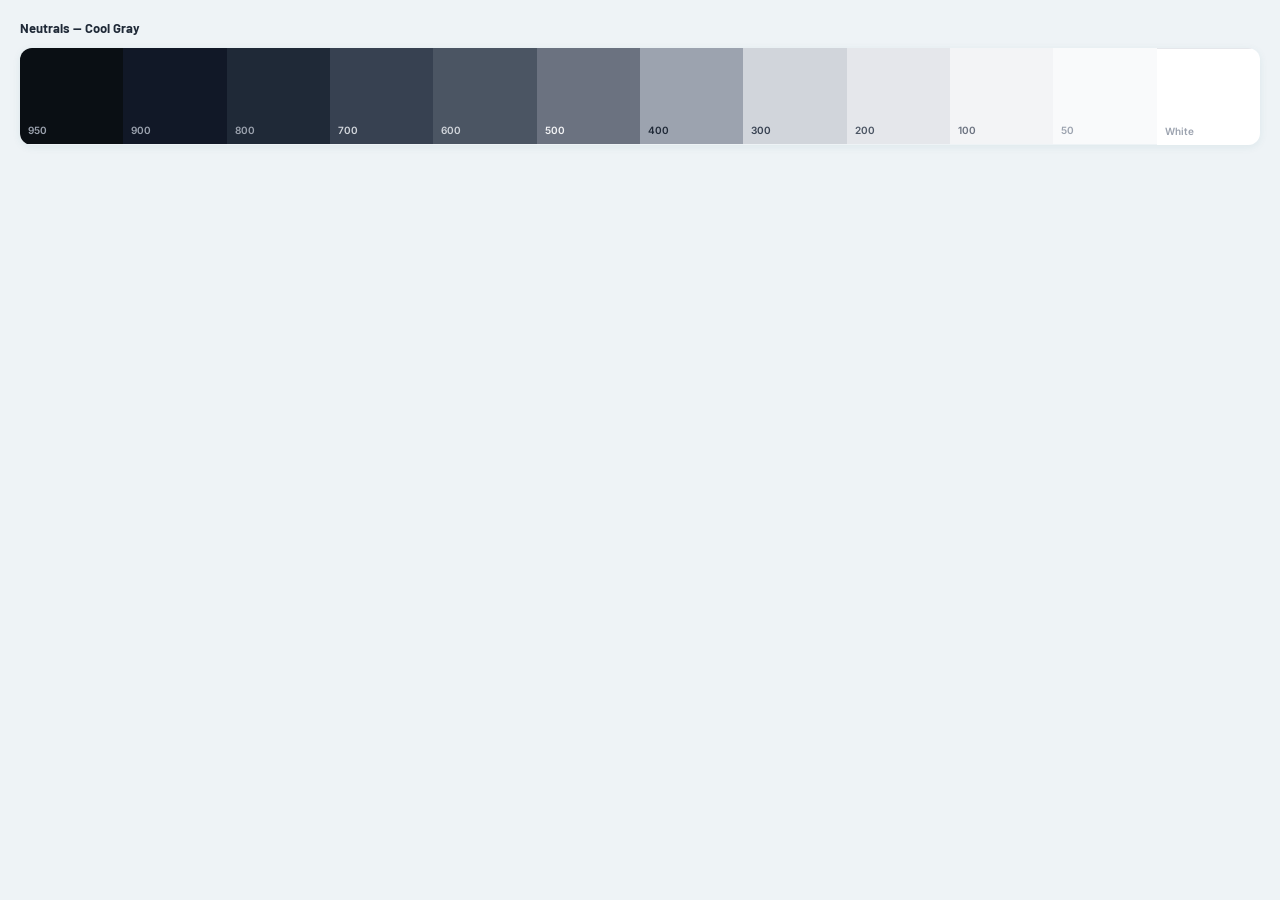
<file: ds/preview/colors-neutrals.html>
<!DOCTYPE html>
<html lang="pt-BR">
<head>
<meta charset="UTF-8">
<link rel="stylesheet" href="../colors_and_type.css">
<style>
  body { margin: 0; background: var(--color-bg); font-family: var(--font-body); padding: 20px; }
  .row { display: flex; gap: 0; border-radius: var(--radius-lg); overflow: hidden; box-shadow: var(--shadow-sm); }
  .swatch { flex: 1; height: 80px; display: flex; flex-direction: column; justify-content: flex-end; padding: 8px; }
  .swatch span { font-size: 10px; font-weight: 600; }
  .title { font-family: var(--font-heading); font-size: 13px; font-weight: 700; color: var(--color-gray-800); margin-bottom: 12px; }
</style>
</head>
<body>
<div class="title">Neutrals — Cool Gray</div>
<div class="row">
  <div class="swatch" style="background:#0A0F14"><span style="color:#9CA3AF">950</span></div>
  <div class="swatch" style="background:#111827"><span style="color:#9CA3AF">900</span></div>
  <div class="swatch" style="background:#1F2937"><span style="color:#9CA3AF">800</span></div>
  <div class="swatch" style="background:#374151"><span style="color:#D1D5DB">700</span></div>
  <div class="swatch" style="background:#4B5563"><span style="color:#D1D5DB">600</span></div>
  <div class="swatch" style="background:#6B7280"><span style="color:#F3F4F6">500</span></div>
  <div class="swatch" style="background:#9CA3AF"><span style="color:#1F2937">400</span></div>
  <div class="swatch" style="background:#D1D5DB"><span style="color:#374151">300</span></div>
  <div class="swatch" style="background:#E5E7EB"><span style="color:#4B5563">200</span></div>
  <div class="swatch" style="background:#F3F4F6"><span style="color:#6B7280">100</span></div>
  <div class="swatch" style="background:#F9FAFB"><span style="color:#9CA3AF">50</span></div>
  <div class="swatch" style="background:#FFFFFF; border-top: 1px solid #E5E7EB"><span style="color:#9CA3AF">White</span></div>
</div>
</body>
</html>
</file>
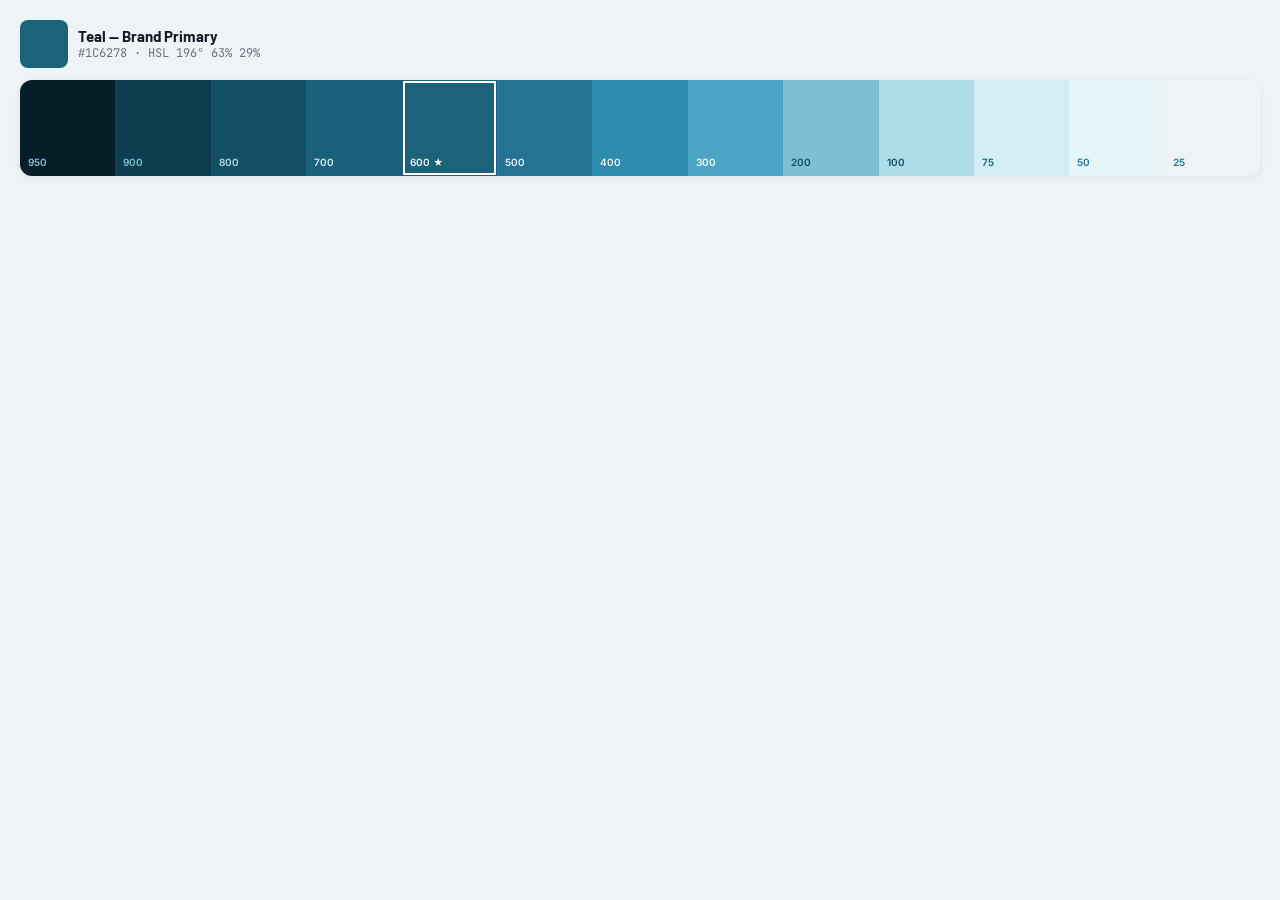
<file: ds/preview/colors-primary.html>
<!DOCTYPE html>
<html lang="pt-BR">
<head>
<meta charset="UTF-8">
<link rel="stylesheet" href="../colors_and_type.css">
<style>
  body { margin: 0; background: var(--color-bg); font-family: var(--font-body); padding: 20px; }
  .row { display: flex; gap: 0; border-radius: var(--radius-lg); overflow: hidden; box-shadow: var(--shadow-sm); }
  .swatch { flex: 1; height: 80px; display: flex; flex-direction: column; justify-content: flex-end; padding: 8px; }
  .swatch span { font-size: 10px; font-weight: 600; }
  .meta { display: flex; justify-content: space-between; align-items: center; margin-top: 12px; }
  .name { font-family: var(--font-heading); font-size: 13px; font-weight: 700; color: var(--color-gray-800); }
  .hex  { font-family: var(--font-mono); font-size: 11px; color: var(--color-gray-500); }
  .primary-highlight { display: flex; align-items: center; gap: 10px; margin-bottom: 12px; }
  .ph-swatch { width: 48px; height: 48px; border-radius: var(--radius-md); background: var(--color-teal-600); }
  .ph-label { font-family: var(--font-heading); font-weight: 700; font-size: 15px; color: var(--color-gray-900); }
  .ph-sub { font-family: var(--font-mono); font-size: 12px; color: var(--color-gray-500); }
</style>
</head>
<body>
<div class="primary-highlight">
  <div class="ph-swatch"></div>
  <div>
    <div class="ph-label">Teal — Brand Primary</div>
    <div class="ph-sub">#1C6278 · HSL 196° 63% 29%</div>
  </div>
</div>
<div class="row">
  <div class="swatch" style="background:#061E28"><span style="color:#7DC0D6">950</span></div>
  <div class="swatch" style="background:#0D3D4F"><span style="color:#7DC0D6">900</span></div>
  <div class="swatch" style="background:#134F65"><span style="color:#AEDCE8">800</span></div>
  <div class="swatch" style="background:#1A607A"><span style="color:#D2EEF4">700</span></div>
  <div class="swatch" style="background:#1C6278;outline:2px solid #fff;outline-offset:-3px"><span style="color:#EEF3F6">600 ★</span></div>
  <div class="swatch" style="background:#237494"><span style="color:#EEF3F6">500</span></div>
  <div class="swatch" style="background:#2D8BAD"><span style="color:#EEF3F6">400</span></div>
  <div class="swatch" style="background:#4AA5C4"><span style="color:#fff">300</span></div>
  <div class="swatch" style="background:#7DC0D6"><span style="color:#134F65">200</span></div>
  <div class="swatch" style="background:#AEDCE8"><span style="color:#134F65">100</span></div>
  <div class="swatch" style="background:#D2EEF4"><span style="color:#1C6278">75</span></div>
  <div class="swatch" style="background:#E8F5F8"><span style="color:#237494">50</span></div>
  <div class="swatch" style="background:#EEF3F6"><span style="color:#237494">25</span></div>
</div>
</body>
</html>
</file>
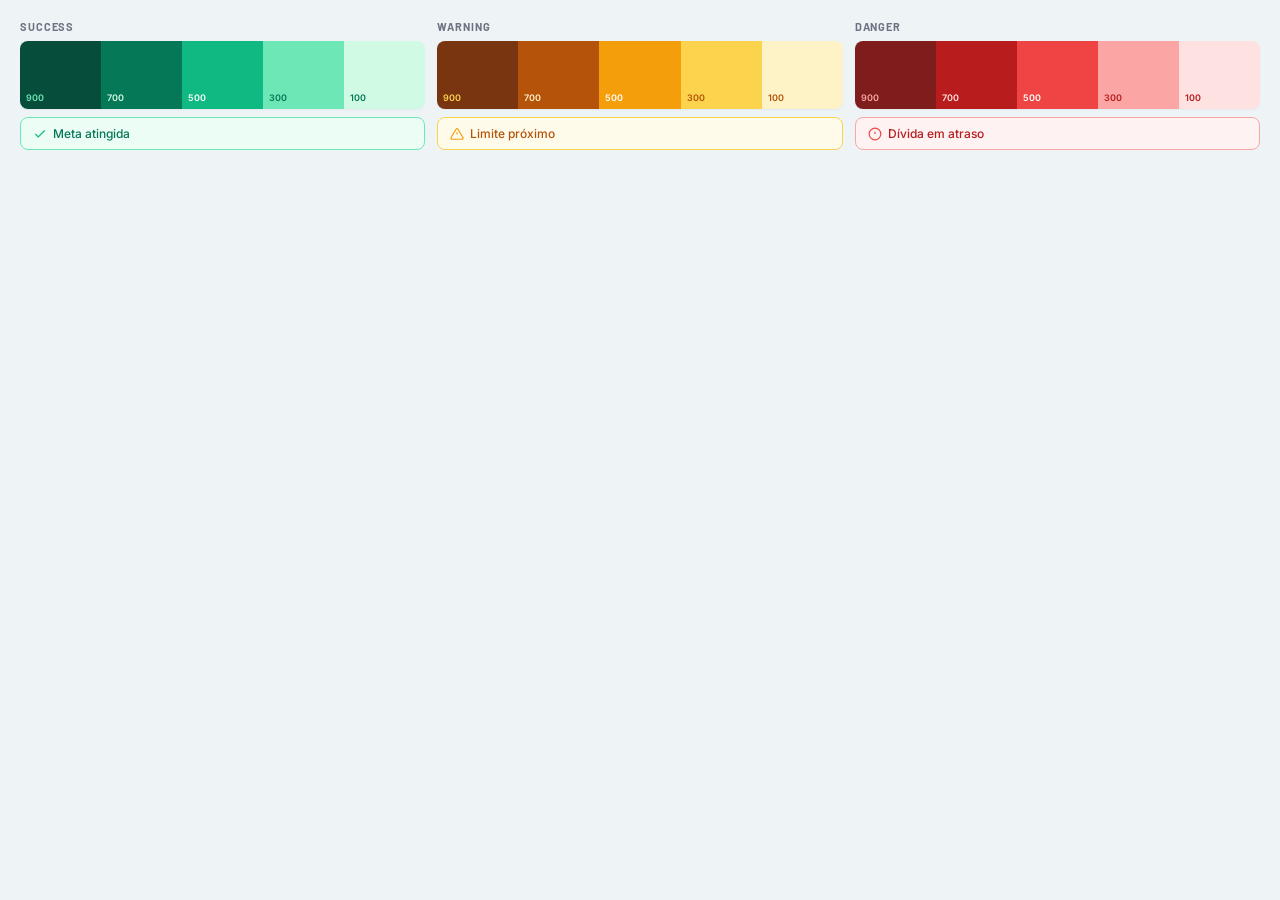
<file: ds/preview/colors-semantic.html>
<!DOCTYPE html>
<html lang="pt-BR">
<head>
<meta charset="UTF-8">
<link rel="stylesheet" href="../colors_and_type.css">
<style>
  body { margin: 0; background: var(--color-bg); font-family: var(--font-body); padding: 20px; }
  .groups { display: flex; gap: 12px; }
  .group { flex: 1; }
  .group-label { font-family: var(--font-heading); font-size: 11px; font-weight: 700; text-transform: uppercase; letter-spacing: 0.08em; color: var(--color-gray-500); margin-bottom: 8px; }
  .row { display: flex; border-radius: var(--radius-md); overflow: hidden; box-shadow: var(--shadow-xs); }
  .swatch { flex: 1; height: 56px; display: flex; flex-direction: column; justify-content: flex-end; padding: 6px; }
  .swatch span { font-size: 9px; font-weight: 600; }
  .sample { margin-top: 8px; padding: 8px 12px; border-radius: var(--radius-md); font-size: 12px; font-weight: 500; display: flex; align-items: center; gap: 6px; }
</style>
</head>
<body>
<div class="groups">
  <div class="group">
    <div class="group-label">Success</div>
    <div class="row">
      <div class="swatch" style="background:#064E3B"><span style="color:#6EE7B7">900</span></div>
      <div class="swatch" style="background:#047857"><span style="color:#D1FAE5">700</span></div>
      <div class="swatch" style="background:#10B981"><span style="color:#fff">500</span></div>
      <div class="swatch" style="background:#6EE7B7"><span style="color:#047857">300</span></div>
      <div class="swatch" style="background:#D1FAE5"><span style="color:#047857">100</span></div>
    </div>
    <div class="sample" style="background:#ECFDF5; color:#047857; border: 1px solid #6EE7B7;">
      <svg width="14" height="14" fill="none" stroke="#10B981" stroke-width="2" viewBox="0 0 24 24"><polyline points="20 6 9 17 4 12"/></svg>
      Meta atingida
    </div>
  </div>
  <div class="group">
    <div class="group-label">Warning</div>
    <div class="row">
      <div class="swatch" style="background:#78350F"><span style="color:#FCD34D">900</span></div>
      <div class="swatch" style="background:#B45309"><span style="color:#FEF3C7">700</span></div>
      <div class="swatch" style="background:#F59E0B"><span style="color:#fff">500</span></div>
      <div class="swatch" style="background:#FCD34D"><span style="color:#B45309">300</span></div>
      <div class="swatch" style="background:#FEF3C7"><span style="color:#B45309">100</span></div>
    </div>
    <div class="sample" style="background:#FFFBEB; color:#B45309; border: 1px solid #FCD34D;">
      <svg width="14" height="14" fill="none" stroke="#F59E0B" stroke-width="2" viewBox="0 0 24 24"><path d="M10.29 3.86L1.82 18a2 2 0 0 0 1.71 3h16.94a2 2 0 0 0 1.71-3L13.71 3.86a2 2 0 0 0-3.42 0z"/><line x1="12" y1="9" x2="12" y2="13"/><line x1="12" y1="17" x2="12.01" y2="17"/></svg>
      Limite próximo
    </div>
  </div>
  <div class="group">
    <div class="group-label">Danger</div>
    <div class="row">
      <div class="swatch" style="background:#7F1D1D"><span style="color:#FCA5A5">900</span></div>
      <div class="swatch" style="background:#B91C1C"><span style="color:#FEE2E2">700</span></div>
      <div class="swatch" style="background:#EF4444"><span style="color:#fff">500</span></div>
      <div class="swatch" style="background:#FCA5A5"><span style="color:#B91C1C">300</span></div>
      <div class="swatch" style="background:#FEE2E2"><span style="color:#B91C1C">100</span></div>
    </div>
    <div class="sample" style="background:#FEF2F2; color:#B91C1C; border: 1px solid #FCA5A5;">
      <svg width="14" height="14" fill="none" stroke="#EF4444" stroke-width="2" viewBox="0 0 24 24"><circle cx="12" cy="12" r="10"/><line x1="12" y1="8" x2="12" y2="12"/><line x1="12" y1="16" x2="12.01" y2="16"/></svg>
      Dívida em atraso
    </div>
  </div>
</div>
</body>
</html>
</file>
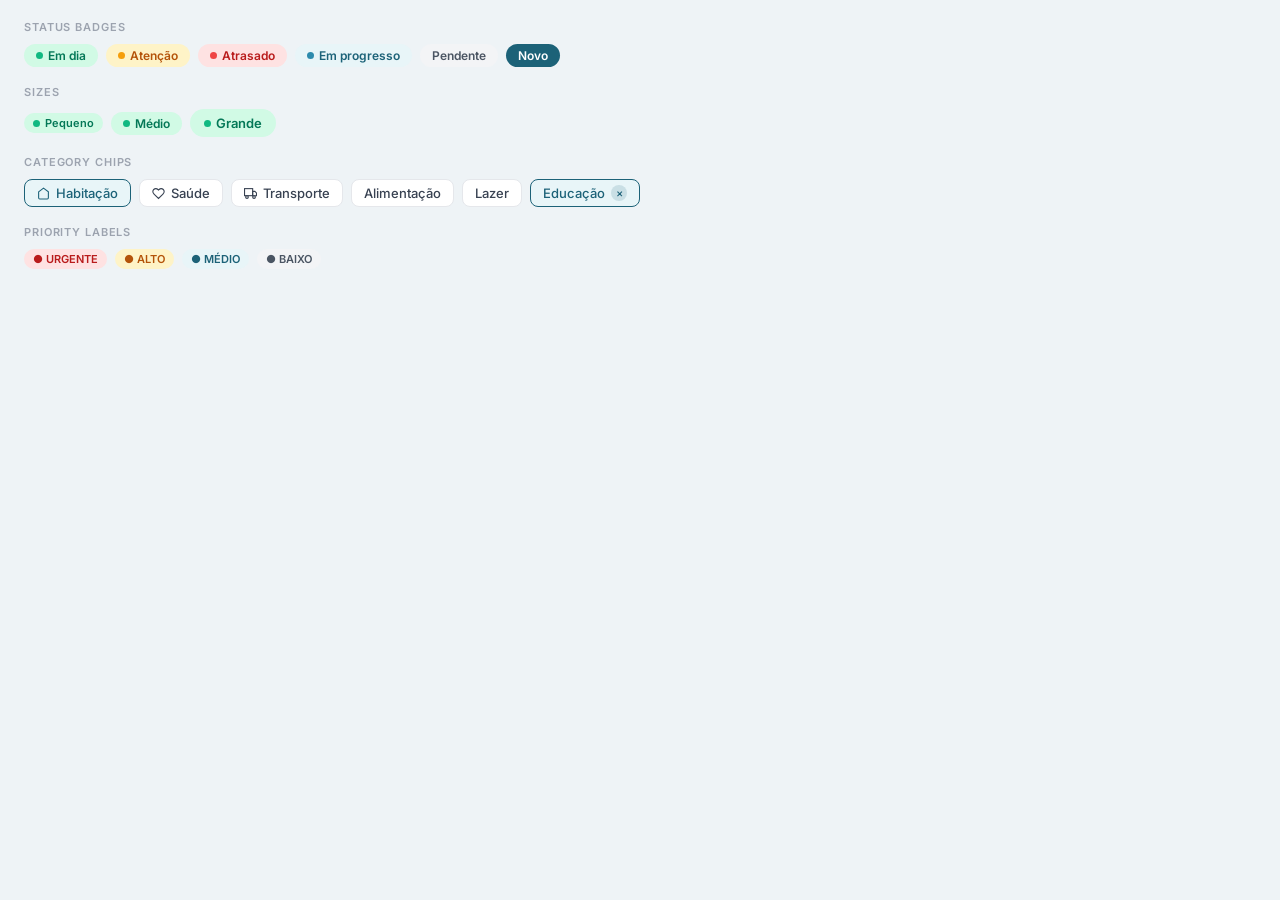
<file: ds/preview/comp-badges.html>
<!DOCTYPE html>
<html lang="pt-BR">
<head>
<meta charset="UTF-8">
<link rel="stylesheet" href="../colors_and_type.css">
<style>
  body { margin: 0; background: var(--color-bg); font-family: var(--font-body); padding: 20px 24px; }
  .section-title { font-size: 11px; font-weight: 600; letter-spacing: 0.08em; text-transform: uppercase; color: var(--color-gray-400); margin-bottom: 10px; }
  .group { margin-bottom: 18px; }
  .row { display: flex; gap: 8px; flex-wrap: wrap; align-items: center; }

  /* Badge base */
  .badge { display: inline-flex; align-items: center; gap: 5px; font-family: 'Inter', sans-serif; font-weight: 600; border-radius: 9999px; white-space: nowrap; }
  .badge-sm { font-size: 11px; padding: 3px 9px; }
  .badge-md { font-size: 12px; padding: 4px 12px; }
  .badge-lg { font-size: 13px; padding: 6px 14px; }

  /* Colors */
  .badge-brand   { background: #E8F5F8; color: #1C6278; }
  .badge-success { background: #D1FAE5; color: #047857; }
  .badge-warning { background: #FEF3C7; color: #B45309; }
  .badge-danger  { background: #FEE2E2; color: #B91C1C; }
  .badge-neutral { background: #F3F4F6; color: #4B5563; }
  .badge-dark    { background: #1C6278; color: #fff; }

  /* Dot */
  .dot { width: 7px; height: 7px; border-radius: 50%; flex-shrink: 0; }
  .dot-success { background: #10B981; }
  .dot-warning { background: #F59E0B; }
  .dot-danger  { background: #EF4444; }
  .dot-brand   { background: #2D8BAD; }

  /* Tag / chip */
  .chip { display: inline-flex; align-items: center; gap: 6px; font-family: 'Inter', sans-serif; font-size: 13px; font-weight: 500; padding: 5px 12px; border-radius: 8px; background: #fff; border: 1.5px solid #E5E7EB; color: #374151; cursor: pointer; transition: all 150ms; }
  .chip:hover { border-color: #1C6278; color: #1C6278; background: #E8F5F8; }
  .chip-active { border-color: #1C6278; color: #1C6278; background: #E8F5F8; }
  .chip-remove { display: inline-flex; align-items: center; justify-content: center; width: 16px; height: 16px; border-radius: 50%; background: rgba(28,98,120,0.15); color: #1C6278; font-size: 11px; cursor: pointer; }

  .divider { width: 100%; height: 1px; background: var(--color-gray-200); margin: 4px 0; }
</style>
</head>
<body>

<div class="group">
  <div class="section-title">Status Badges</div>
  <div class="row">
    <span class="badge badge-md badge-success"><span class="dot dot-success"></span>Em dia</span>
    <span class="badge badge-md badge-warning"><span class="dot dot-warning"></span>Atenção</span>
    <span class="badge badge-md badge-danger"><span class="dot dot-danger"></span>Atrasado</span>
    <span class="badge badge-md badge-brand"><span class="dot dot-brand"></span>Em progresso</span>
    <span class="badge badge-md badge-neutral">Pendente</span>
    <span class="badge badge-md badge-dark">Novo</span>
  </div>
</div>

<div class="group">
  <div class="section-title">Sizes</div>
  <div class="row">
    <span class="badge badge-sm badge-success"><span class="dot dot-success"></span>Pequeno</span>
    <span class="badge badge-md badge-success"><span class="dot dot-success"></span>Médio</span>
    <span class="badge badge-lg badge-success"><span class="dot dot-success"></span>Grande</span>
  </div>
</div>

<div class="group">
  <div class="section-title">Category Chips</div>
  <div class="row">
    <span class="chip chip-active">
      <svg width="13" height="13" fill="none" stroke="currentColor" stroke-width="2" viewBox="0 0 24 24"><path d="M3 9l9-7 9 7v11a2 2 0 0 1-2 2H5a2 2 0 0 1-2-2z"/></svg>
      Habitação
    </span>
    <span class="chip">
      <svg width="13" height="13" fill="none" stroke="currentColor" stroke-width="2" viewBox="0 0 24 24"><path d="M20.84 4.61a5.5 5.5 0 0 0-7.78 0L12 5.67l-1.06-1.06a5.5 5.5 0 0 0-7.78 7.78l1.06 1.06L12 21.23l7.78-7.78 1.06-1.06a5.5 5.5 0 0 0 0-7.78z"/></svg>
      Saúde
    </span>
    <span class="chip">
      <svg width="13" height="13" fill="none" stroke="currentColor" stroke-width="2" viewBox="0 0 24 24"><rect x="1" y="3" width="15" height="13"/><polygon points="16 8 20 8 23 11 23 16 16 16 16 8"/><circle cx="5.5" cy="18.5" r="2.5"/><circle cx="18.5" cy="18.5" r="2.5"/></svg>
      Transporte
    </span>
    <span class="chip">Alimentação</span>
    <span class="chip">Lazer</span>
    <span class="chip" style="border-color:#1C6278;color:#1C6278;background:#E8F5F8">
      Educação
      <span class="chip-remove">×</span>
    </span>
  </div>
</div>

<div class="group">
  <div class="section-title">Priority Labels</div>
  <div class="row">
    <span class="badge badge-sm badge-danger">● URGENTE</span>
    <span class="badge badge-sm badge-warning">● ALTO</span>
    <span class="badge badge-sm badge-brand">● MÉDIO</span>
    <span class="badge badge-sm badge-neutral">● BAIXO</span>
  </div>
</div>

</body>
</html>
</file>
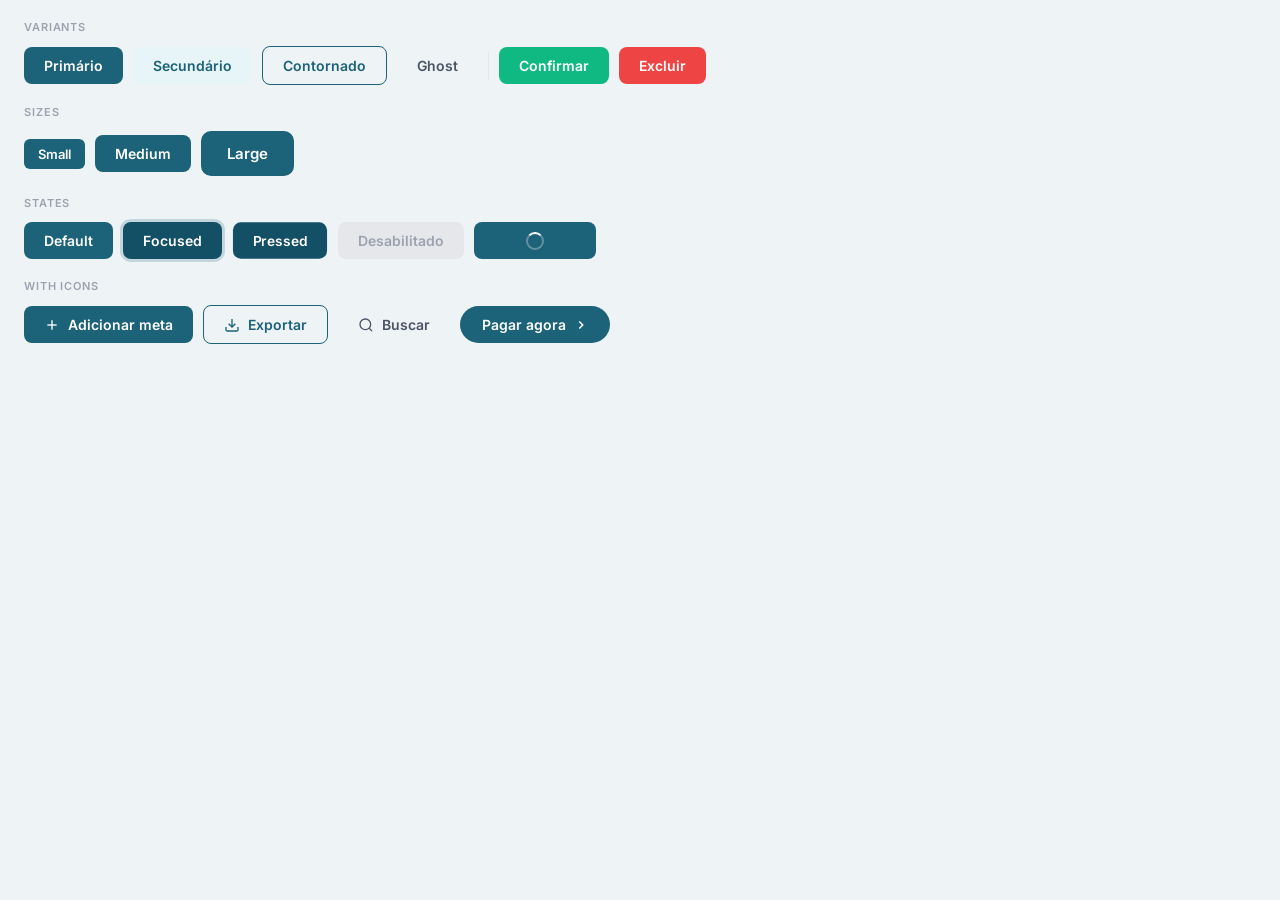
<file: ds/preview/comp-buttons.html>
<!DOCTYPE html>
<html lang="pt-BR">
<head>
<meta charset="UTF-8">
<link rel="stylesheet" href="../colors_and_type.css">
<style>
  body { margin: 0; background: var(--color-bg); font-family: var(--font-body); padding: 20px 24px; }
  .section-title { font-size: 11px; font-weight: 600; letter-spacing: 0.08em; text-transform: uppercase; color: var(--color-gray-400); margin-bottom: 12px; }
  .group { margin-bottom: 20px; }
  .row { display: flex; gap: 10px; flex-wrap: wrap; align-items: center; }

  /* Base button */
  .btn { display: inline-flex; align-items: center; gap: 8px; font-family: var(--font-body); font-weight: 600; border: none; cursor: pointer; transition: all 150ms cubic-bezier(0.4,0,0.2,1); white-space: nowrap; }

  /* Sizes */
  .btn-sm  { font-size: 13px; padding: 7px 14px; border-radius: 6px; }
  .btn-md  { font-size: 14px; padding: 10px 20px; border-radius: 8px; }
  .btn-lg  { font-size: 15px; padding: 13px 26px; border-radius: 10px; }

  /* Variants */
  .btn-primary { background: #1C6278; color: #fff; }
  .btn-primary:hover { background: #1A607A; }

  .btn-secondary { background: #E8F5F8; color: #1C6278; }
  .btn-secondary:hover { background: #D2EEF4; }

  .btn-outline { background: transparent; color: #1C6278; border: 1.5px solid #1C6278; }
  .btn-outline:hover { background: #E8F5F8; }

  .btn-ghost { background: transparent; color: #4B5563; border: none; }
  .btn-ghost:hover { background: #F3F4F6; }

  .btn-danger { background: #EF4444; color: #fff; }
  .btn-danger:hover { background: #B91C1C; }

  .btn-success { background: #10B981; color: #fff; }

  /* States */
  .btn-disabled { background: #E5E7EB; color: #9CA3AF; cursor: not-allowed; }
  .btn-loading { background: #1C6278; color: transparent; position: relative; cursor: wait; }
  .btn-loading::after { content: ''; position: absolute; width: 14px; height: 14px; border: 2px solid rgba(255,255,255,0.3); border-top-color: #fff; border-radius: 50%; animation: spin 0.6s linear infinite; }
  @keyframes spin { to { transform: rotate(360deg); } }

  .divider { width: 1px; height: 28px; background: var(--color-gray-200); }
</style>
</head>
<body>

<div class="group">
  <div class="section-title">Variants</div>
  <div class="row">
    <button class="btn btn-md btn-primary">Primário</button>
    <button class="btn btn-md btn-secondary">Secundário</button>
    <button class="btn btn-md btn-outline">Contornado</button>
    <button class="btn btn-md btn-ghost">Ghost</button>
    <div class="divider"></div>
    <button class="btn btn-md btn-success">Confirmar</button>
    <button class="btn btn-md btn-danger">Excluir</button>
  </div>
</div>

<div class="group">
  <div class="section-title">Sizes</div>
  <div class="row">
    <button class="btn btn-sm btn-primary">Small</button>
    <button class="btn btn-md btn-primary">Medium</button>
    <button class="btn btn-lg btn-primary">Large</button>
  </div>
</div>

<div class="group">
  <div class="section-title">States</div>
  <div class="row">
    <button class="btn btn-md btn-primary">Default</button>
    <button class="btn btn-md btn-primary" style="background:#134F65;box-shadow:0 0 0 3px rgba(28,98,120,0.2)">Focused</button>
    <button class="btn btn-md btn-primary" style="transform:scale(0.98);background:#134F65">Pressed</button>
    <button class="btn btn-md btn-disabled">Desabilitado</button>
    <button class="btn btn-md btn-loading btn-primary" style="min-width:120px;justify-content:center">Carregando</button>
  </div>
</div>

<div class="group">
  <div class="section-title">With Icons</div>
  <div class="row">
    <button class="btn btn-md btn-primary">
      <svg width="16" height="16" fill="none" stroke="currentColor" stroke-width="2" viewBox="0 0 24 24"><line x1="12" y1="5" x2="12" y2="19"/><line x1="5" y1="12" x2="19" y2="12"/></svg>
      Adicionar meta
    </button>
    <button class="btn btn-md btn-outline">
      <svg width="16" height="16" fill="none" stroke="currentColor" stroke-width="2" viewBox="0 0 24 24"><path d="M21 15v4a2 2 0 0 1-2 2H5a2 2 0 0 1-2-2v-4"/><polyline points="7 10 12 15 17 10"/><line x1="12" y1="15" x2="12" y2="3"/></svg>
      Exportar
    </button>
    <button class="btn btn-md btn-ghost">
      <svg width="16" height="16" fill="none" stroke="currentColor" stroke-width="2" viewBox="0 0 24 24"><circle cx="11" cy="11" r="8"/><line x1="21" y1="21" x2="16.65" y2="16.65"/></svg>
      Buscar
    </button>
    <button class="btn btn-md btn-primary" style="border-radius:9999px;padding:10px 22px">
      Pagar agora
      <svg width="14" height="14" fill="none" stroke="currentColor" stroke-width="2.5" viewBox="0 0 24 24"><polyline points="9 18 15 12 9 6"/></svg>
    </button>
  </div>
</div>

</body>
</html>
</file>
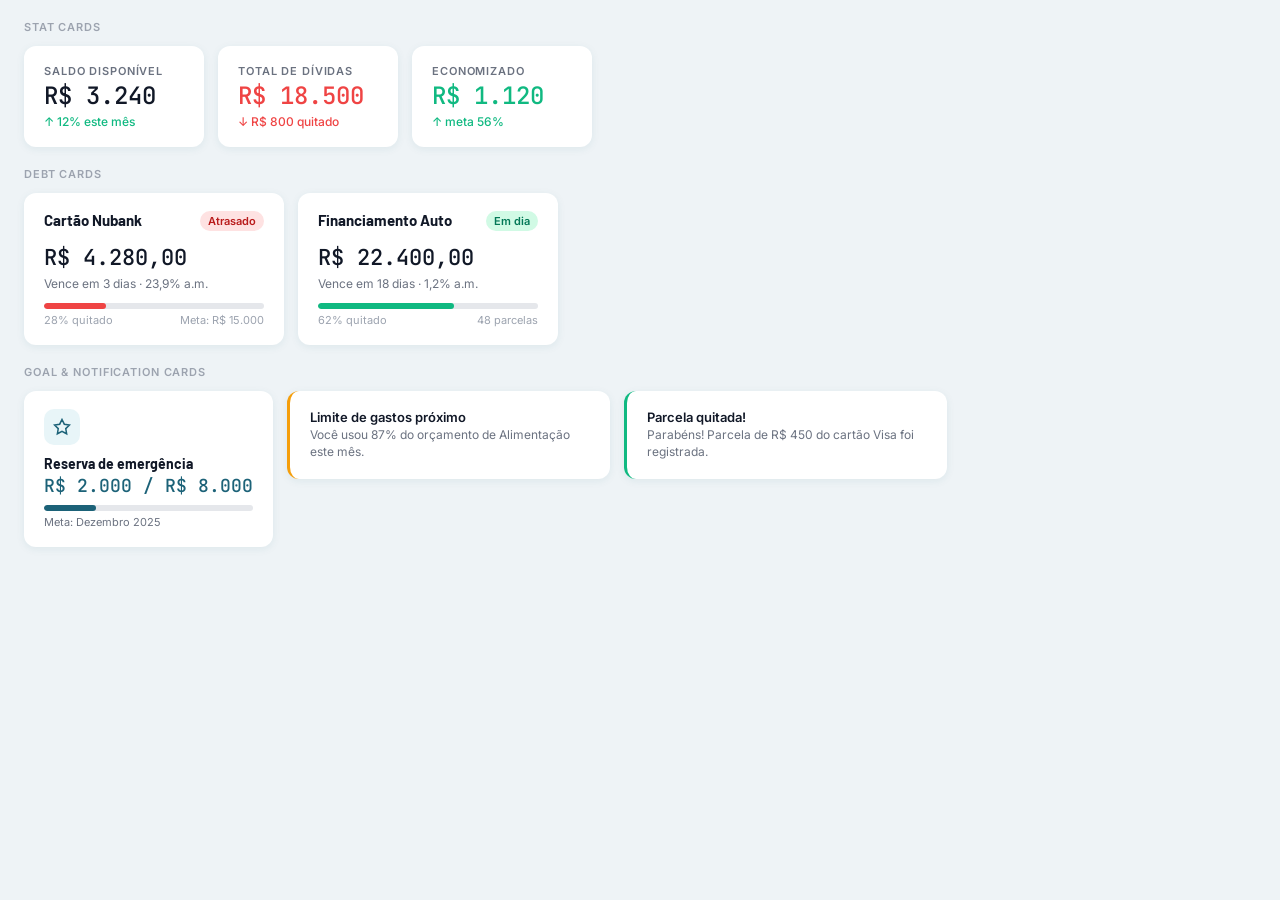
<file: ds/preview/comp-cards.html>
<!DOCTYPE html>
<html lang="pt-BR">
<head>
<meta charset="UTF-8">
<link rel="stylesheet" href="../colors_and_type.css">
<style>
  body { margin: 0; background: var(--color-bg); font-family: var(--font-body); padding: 20px 24px; }
  .section-title { font-size: 11px; font-weight: 600; letter-spacing: 0.08em; text-transform: uppercase; color: var(--color-gray-400); margin-bottom: 12px; }
  .group { margin-bottom: 20px; }
  .row { display: flex; gap: 14px; flex-wrap: wrap; align-items: flex-start; }

  /* Base card */
  .card { background: #fff; border-radius: 12px; box-shadow: 0 2px 8px rgba(28,98,120,0.08); padding: 18px 20px; }

  /* Stat card */
  .stat-card { min-width: 140px; }
  .stat-label { font-size: 11px; font-weight: 600; letter-spacing: 0.08em; text-transform: uppercase; color: #6B7280; margin-bottom: 6px; }
  .stat-value { font-family: 'JetBrains Mono', monospace; font-size: 24px; font-weight: 500; color: #111827; line-height: 1; }
  .stat-change { font-size: 12px; font-weight: 500; margin-top: 6px; display: flex; align-items: center; gap: 3px; }
  .change-up   { color: #10B981; }
  .change-down { color: #EF4444; }

  /* Debt card */
  .debt-card { min-width: 220px; max-width: 260px; }
  .debt-header { display: flex; justify-content: space-between; align-items: flex-start; margin-bottom: 12px; }
  .debt-name { font-family: 'Barlow', sans-serif; font-size: 15px; font-weight: 700; color: #111827; }
  .debt-badge { font-size: 11px; font-weight: 600; padding: 3px 8px; border-radius: 9999px; }
  .debt-amount { font-family: 'JetBrains Mono', monospace; font-size: 22px; font-weight: 500; color: #111827; margin-bottom: 4px; }
  .debt-sub { font-size: 12px; color: #6B7280; margin-bottom: 12px; }
  .progress-bar { height: 6px; background: #E5E7EB; border-radius: 9999px; overflow: hidden; margin-bottom: 4px; }
  .progress-fill { height: 100%; border-radius: 9999px; }
  .progress-meta { display: flex; justify-content: space-between; font-size: 11px; color: #9CA3AF; }

  /* Goal card */
  .goal-card { min-width: 200px; }
  .goal-icon { width: 36px; height: 36px; border-radius: 10px; background: #E8F5F8; display: flex; align-items: center; justify-content: center; margin-bottom: 10px; }
  .goal-name { font-family: 'Barlow', sans-serif; font-weight: 700; font-size: 14px; color: #111827; margin-bottom: 2px; }
  .goal-target { font-family: 'JetBrains Mono', monospace; font-size: 18px; font-weight: 500; color: #1C6278; }
  .goal-date { font-size: 11px; color: #6B7280; margin-top: 4px; }

  /* Notification card */
  .notif-card { max-width: 280px; border-left: 3px solid; }
  .notif-title { font-weight: 600; font-size: 13px; color: #111827; margin-bottom: 2px; }
  .notif-body  { font-size: 12px; color: #6B7280; line-height: 1.4; }
</style>
</head>
<body>

<div class="group">
  <div class="section-title">Stat Cards</div>
  <div class="row">
    <div class="card stat-card">
      <div class="stat-label">Saldo disponível</div>
      <div class="stat-value">R$ 3.240</div>
      <div class="stat-change change-up">↑ 12% este mês</div>
    </div>
    <div class="card stat-card">
      <div class="stat-label">Total de dívidas</div>
      <div class="stat-value" style="color:#EF4444">R$ 18.500</div>
      <div class="stat-change change-down">↓ R$ 800 quitado</div>
    </div>
    <div class="card stat-card">
      <div class="stat-label">Economizado</div>
      <div class="stat-value" style="color:#10B981">R$ 1.120</div>
      <div class="stat-change change-up">↑ meta 56%</div>
    </div>
  </div>
</div>

<div class="group">
  <div class="section-title">Debt Cards</div>
  <div class="row">
    <div class="card debt-card">
      <div class="debt-header">
        <div class="debt-name">Cartão Nubank</div>
        <span class="debt-badge" style="background:#FEE2E2;color:#B91C1C">Atrasado</span>
      </div>
      <div class="debt-amount">R$ 4.280,00</div>
      <div class="debt-sub">Vence em 3 dias · 23,9% a.m.</div>
      <div class="progress-bar"><div class="progress-fill" style="width:28%;background:#EF4444"></div></div>
      <div class="progress-meta"><span>28% quitado</span><span>Meta: R$ 15.000</span></div>
    </div>
    <div class="card debt-card">
      <div class="debt-header">
        <div class="debt-name">Financiamento Auto</div>
        <span class="debt-badge" style="background:#D1FAE5;color:#047857">Em dia</span>
      </div>
      <div class="debt-amount">R$ 22.400,00</div>
      <div class="debt-sub">Vence em 18 dias · 1,2% a.m.</div>
      <div class="progress-bar"><div class="progress-fill" style="width:62%;background:#10B981"></div></div>
      <div class="progress-meta"><span>62% quitado</span><span>48 parcelas</span></div>
    </div>
  </div>
</div>

<div class="group">
  <div class="section-title">Goal & Notification Cards</div>
  <div class="row">
    <div class="card goal-card">
      <div class="goal-icon">
        <svg width="18" height="18" fill="none" stroke="#1C6278" stroke-width="2" viewBox="0 0 24 24"><path d="M12 2l3.09 6.26L22 9.27l-5 4.87 1.18 6.88L12 17.77l-6.18 3.25L7 14.14 2 9.27l6.91-1.01L12 2z"/></svg>
      </div>
      <div class="goal-name">Reserva de emergência</div>
      <div class="goal-target">R$ 2.000 / R$ 8.000</div>
      <div class="progress-bar" style="margin-top:8px"><div class="progress-fill" style="width:25%;background:#1C6278"></div></div>
      <div class="goal-date">Meta: Dezembro 2025</div>
    </div>
    <div class="card notif-card" style="border-left-color:#F59E0B">
      <div class="notif-title">Limite de gastos próximo</div>
      <div class="notif-body">Você usou 87% do orçamento de Alimentação este mês.</div>
    </div>
    <div class="card notif-card" style="border-left-color:#10B981">
      <div class="notif-title">Parcela quitada!</div>
      <div class="notif-body">Parabéns! Parcela de R$ 450 do cartão Visa foi registrada.</div>
    </div>
  </div>
</div>

</body>
</html>
</file>
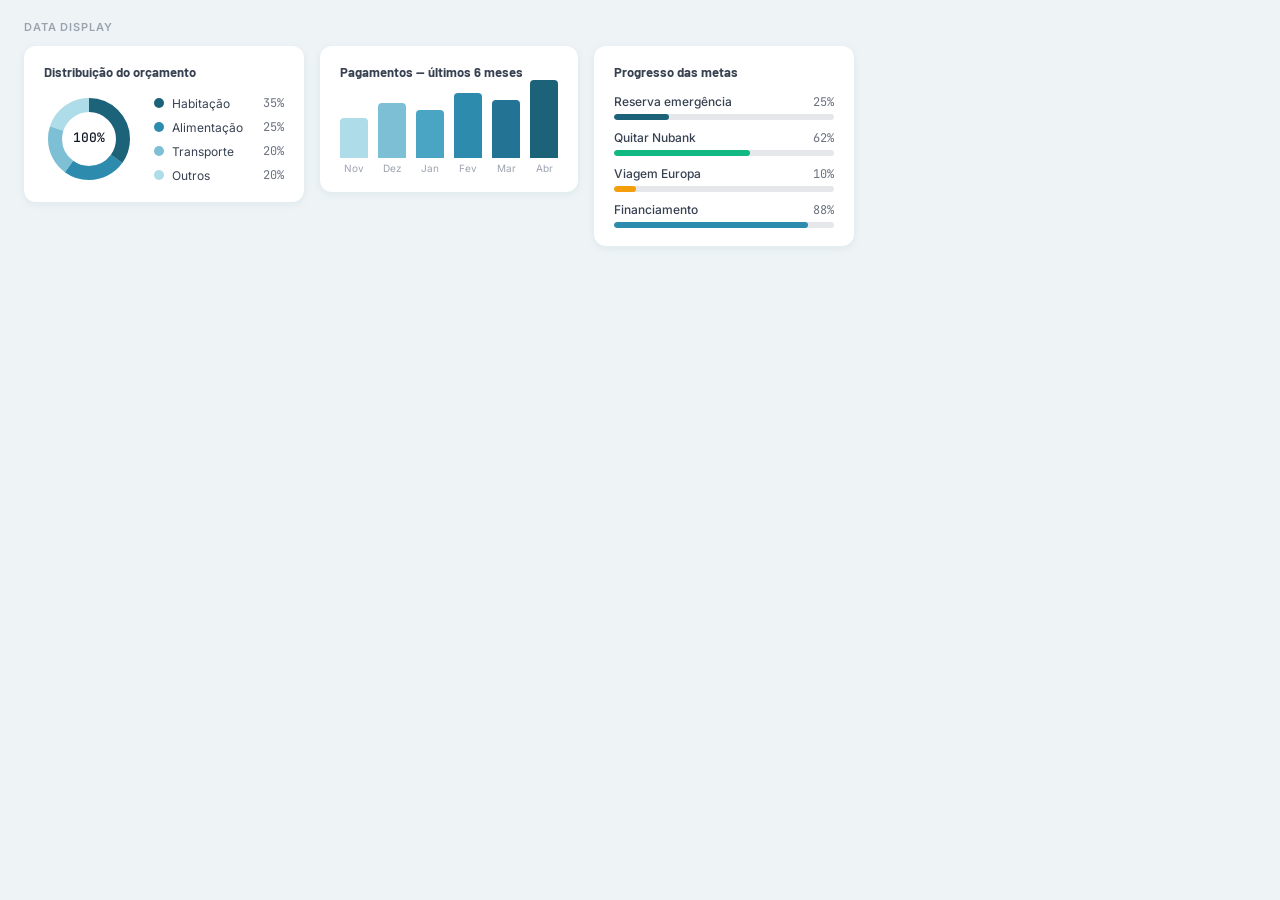
<file: ds/preview/comp-data.html>
<!DOCTYPE html>
<html lang="pt-BR">
<head>
<meta charset="UTF-8">
<link rel="stylesheet" href="../colors_and_type.css">
<style>
  body { margin: 0; background: var(--color-bg); font-family: var(--font-body); padding: 20px 24px; }
  .section-title { font-size: 11px; font-weight: 600; letter-spacing: 0.08em; text-transform: uppercase; color: var(--color-gray-400); margin-bottom: 12px; }
  .group { margin-bottom: 20px; }
  .row { display: flex; gap: 16px; flex-wrap: wrap; align-items: flex-start; }
  .card { background: #fff; border-radius: 12px; box-shadow: 0 2px 8px rgba(28,98,120,0.08); padding: 18px 20px; }

  /* Donut chart */
  .donut-wrap { display: flex; gap: 20px; align-items: center; }
  .legend { display: flex; flex-direction: column; gap: 8px; }
  .legend-item { display: flex; align-items: center; gap: 8px; font-size: 12px; color: #374151; }
  .legend-dot { width: 10px; height: 10px; border-radius: 50%; flex-shrink: 0; }
  .legend-val { font-family: 'JetBrains Mono', monospace; font-size: 12px; color: #6B7280; margin-left: auto; padding-left: 12px; }

  /* Bar chart */
  .bar-chart { display: flex; align-items: flex-end; gap: 10px; height: 80px; }
  .bar-col { display: flex; flex-direction: column; align-items: center; gap: 4px; }
  .bar { border-radius: 4px 4px 0 0; width: 28px; }
  .bar-label { font-size: 10px; color: #9CA3AF; }

  /* Progress list */
  .prog-list { display: flex; flex-direction: column; gap: 10px; min-width: 220px; }
  .prog-item { display: flex; flex-direction: column; gap: 4px; }
  .prog-header { display: flex; justify-content: space-between; font-size: 12px; }
  .prog-name { font-weight: 500; color: #374151; }
  .prog-pct { font-family: 'JetBrains Mono', monospace; color: #6B7280; }
  .prog-bar { height: 6px; background: #E5E7EB; border-radius: 9999px; overflow: hidden; }
  .prog-fill { height: 100%; border-radius: 9999px; }
</style>
</head>
<body>

<div class="group">
  <div class="section-title">Data Display</div>
  <div class="row">

    <!-- Donut -->
    <div class="card">
      <div style="font-family:'Barlow',sans-serif;font-weight:700;font-size:13px;color:#374151;margin-bottom:14px">Distribuição do orçamento</div>
      <div class="donut-wrap">
        <svg width="90" height="90" viewBox="0 0 90 90">
          <circle cx="45" cy="45" r="34" fill="none" stroke="#E5E7EB" stroke-width="14"/>
          <!-- Habitação 35% -->
          <circle cx="45" cy="45" r="34" fill="none" stroke="#1C6278" stroke-width="14"
            stroke-dasharray="74.6 139" stroke-dashoffset="0" transform="rotate(-90 45 45)"/>
          <!-- Alimentação 25% -->
          <circle cx="45" cy="45" r="34" fill="none" stroke="#2D8BAD" stroke-width="14"
            stroke-dasharray="53.4 160" stroke-dashoffset="-74.6" transform="rotate(-90 45 45)"/>
          <!-- Transporte 20% -->
          <circle cx="45" cy="45" r="34" fill="none" stroke="#7DC0D6" stroke-width="14"
            stroke-dasharray="42.7 171" stroke-dashoffset="-128" transform="rotate(-90 45 45)"/>
          <!-- Outros 20% -->
          <circle cx="45" cy="45" r="34" fill="none" stroke="#AEDCE8" stroke-width="14"
            stroke-dasharray="42.7 171" stroke-dashoffset="-170.7" transform="rotate(-90 45 45)"/>
          <text x="45" y="48" text-anchor="middle" font-family="JetBrains Mono" font-size="13" fill="#111827" font-weight="500">100%</text>
        </svg>
        <div class="legend">
          <div class="legend-item"><div class="legend-dot" style="background:#1C6278"></div>Habitação<span class="legend-val">35%</span></div>
          <div class="legend-item"><div class="legend-dot" style="background:#2D8BAD"></div>Alimentação<span class="legend-val">25%</span></div>
          <div class="legend-item"><div class="legend-dot" style="background:#7DC0D6"></div>Transporte<span class="legend-val">20%</span></div>
          <div class="legend-item"><div class="legend-dot" style="background:#AEDCE8"></div>Outros<span class="legend-val">20%</span></div>
        </div>
      </div>
    </div>

    <!-- Bar chart -->
    <div class="card">
      <div style="font-family:'Barlow',sans-serif;font-weight:700;font-size:13px;color:#374151;margin-bottom:14px">Pagamentos — últimos 6 meses</div>
      <div class="bar-chart">
        <div class="bar-col"><div class="bar" style="height:40px;background:#AEDCE8"></div><div class="bar-label">Nov</div></div>
        <div class="bar-col"><div class="bar" style="height:55px;background:#7DC0D6"></div><div class="bar-label">Dez</div></div>
        <div class="bar-col"><div class="bar" style="height:48px;background:#4AA5C4"></div><div class="bar-label">Jan</div></div>
        <div class="bar-col"><div class="bar" style="height:65px;background:#2D8BAD"></div><div class="bar-label">Fev</div></div>
        <div class="bar-col"><div class="bar" style="height:58px;background:#237494"></div><div class="bar-label">Mar</div></div>
        <div class="bar-col"><div class="bar" style="height:78px;background:#1C6278"></div><div class="bar-label">Abr</div></div>
      </div>
    </div>

    <!-- Progress list -->
    <div class="card">
      <div style="font-family:'Barlow',sans-serif;font-weight:700;font-size:13px;color:#374151;margin-bottom:14px">Progresso das metas</div>
      <div class="prog-list">
        <div class="prog-item">
          <div class="prog-header"><span class="prog-name">Reserva emergência</span><span class="prog-pct">25%</span></div>
          <div class="prog-bar"><div class="prog-fill" style="width:25%;background:#1C6278"></div></div>
        </div>
        <div class="prog-item">
          <div class="prog-header"><span class="prog-name">Quitar Nubank</span><span class="prog-pct">62%</span></div>
          <div class="prog-bar"><div class="prog-fill" style="width:62%;background:#10B981"></div></div>
        </div>
        <div class="prog-item">
          <div class="prog-header"><span class="prog-name">Viagem Europa</span><span class="prog-pct">10%</span></div>
          <div class="prog-bar"><div class="prog-fill" style="width:10%;background:#F59E0B"></div></div>
        </div>
        <div class="prog-item">
          <div class="prog-header"><span class="prog-name">Financiamento</span><span class="prog-pct">88%</span></div>
          <div class="prog-bar"><div class="prog-fill" style="width:88%;background:#2D8BAD"></div></div>
        </div>
      </div>
    </div>

  </div>
</div>
</body>
</html>
</file>
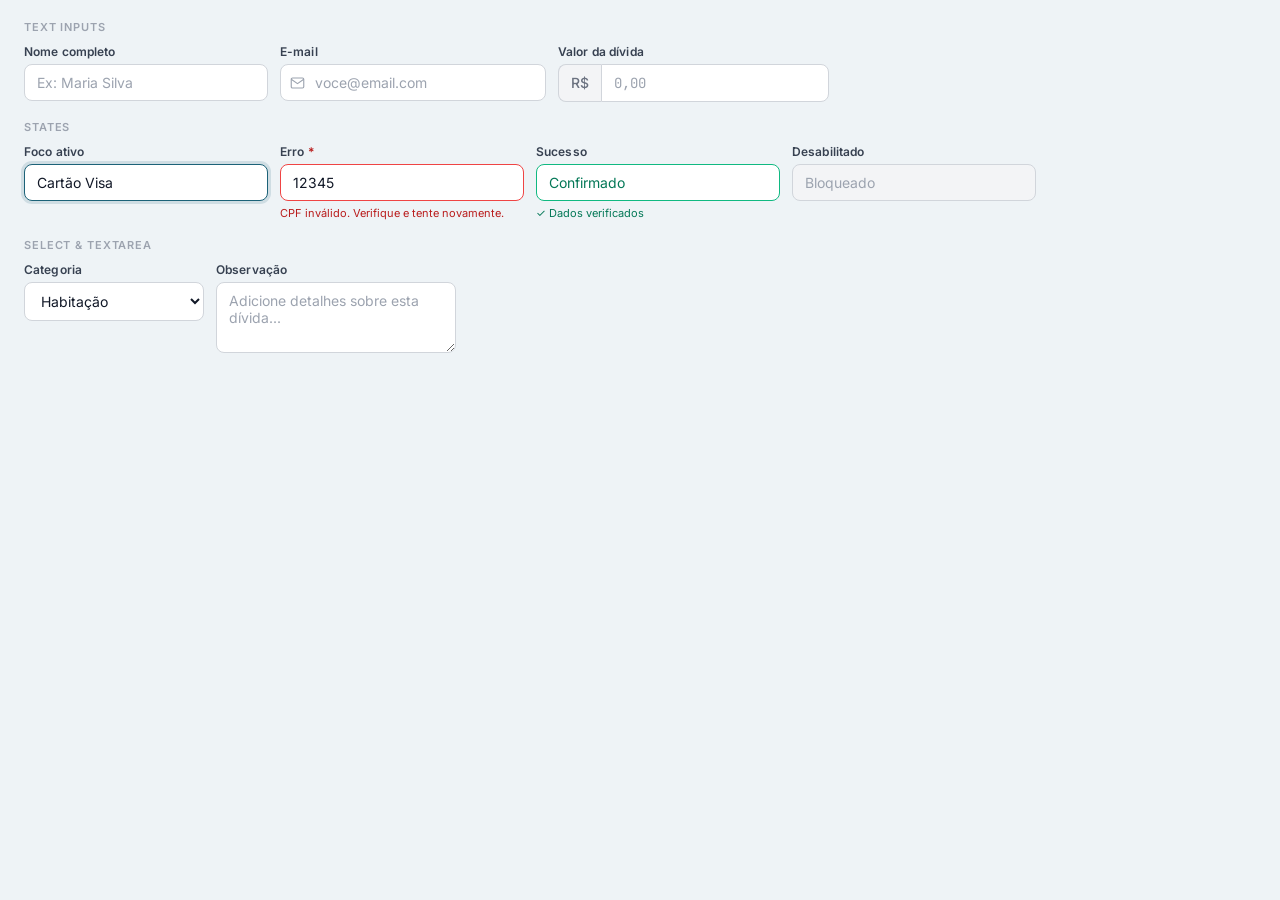
<file: ds/preview/comp-inputs.html>
<!DOCTYPE html>
<html lang="pt-BR">
<head>
<meta charset="UTF-8">
<link rel="stylesheet" href="../colors_and_type.css">
<style>
  body { margin: 0; background: var(--color-bg); font-family: var(--font-body); padding: 20px 24px; }
  .section-title { font-size: 11px; font-weight: 600; letter-spacing: 0.08em; text-transform: uppercase; color: var(--color-gray-400); margin-bottom: 10px; }
  .group { margin-bottom: 18px; }
  .row { display: flex; gap: 12px; flex-wrap: wrap; align-items: flex-start; }

  .field { display: flex; flex-direction: column; gap: 5px; min-width: 180px; }
  .field label { font-size: 12px; font-weight: 600; color: #374151; letter-spacing: 0.01em; }
  .field .hint { font-size: 11px; color: #6B7280; }
  .field .error-text { font-size: 11px; color: #B91C1C; }

  input, select, textarea {
    font-family: 'Inter', sans-serif;
    font-size: 14px;
    color: #111827;
    border: 1.5px solid #D1D5DB;
    border-radius: 8px;
    padding: 9px 12px;
    background: #fff;
    outline: none;
    transition: border-color 150ms, box-shadow 150ms;
    width: 100%;
    box-sizing: border-box;
  }
  input::placeholder, textarea::placeholder { color: #9CA3AF; }
  input:focus, select:focus { border-color: #1C6278; box-shadow: 0 0 0 3px rgba(28,98,120,0.15); }

  .input-icon-wrap { position: relative; }
  .input-icon-wrap svg { position: absolute; left: 10px; top: 50%; transform: translateY(-50%); color: #9CA3AF; }
  .input-icon-wrap input { padding-left: 34px; }

  .input-prefix { display: flex; }
  .input-prefix span { background: #F3F4F6; border: 1.5px solid #D1D5DB; border-right: none; border-radius: 8px 0 0 8px; padding: 9px 12px; font-size: 14px; color: #6B7280; font-weight: 500; white-space: nowrap; }
  .input-prefix input { border-radius: 0 8px 8px 0; }

  .input-error { border-color: #EF4444 !important; }
  .input-success { border-color: #10B981 !important; }
  .input-disabled { background: #F3F4F6 !important; color: #9CA3AF; cursor: not-allowed; }
</style>
</head>
<body>

<div class="group">
  <div class="section-title">Text Inputs</div>
  <div class="row">
    <div class="field">
      <label>Nome completo</label>
      <input type="text" placeholder="Ex: Maria Silva" />
    </div>
    <div class="field">
      <label>E-mail</label>
      <div class="input-icon-wrap">
        <svg width="15" height="15" fill="none" stroke="currentColor" stroke-width="1.8" viewBox="0 0 24 24"><path d="M4 4h16c1.1 0 2 .9 2 2v12c0 1.1-.9 2-2 2H4c-1.1 0-2-.9-2-2V6c0-1.1.9-2 2-2z"/><polyline points="22,6 12,13 2,6"/></svg>
        <input type="email" placeholder="voce@email.com" />
      </div>
    </div>
    <div class="field">
      <label>Valor da dívida</label>
      <div class="input-prefix">
        <span>R$</span>
        <input type="text" placeholder="0,00" style="font-family:'JetBrains Mono',monospace;" />
      </div>
    </div>
  </div>
</div>

<div class="group">
  <div class="section-title">States</div>
  <div class="row">
    <div class="field">
      <label>Foco ativo</label>
      <input type="text" value="Cartão Visa" style="border-color:#1C6278;box-shadow:0 0 0 3px rgba(28,98,120,0.15);" />
    </div>
    <div class="field">
      <label>Erro <span style="color:#B91C1C">*</span></label>
      <input type="text" value="12345" class="input-error" />
      <div class="error-text">CPF inválido. Verifique e tente novamente.</div>
    </div>
    <div class="field">
      <label>Sucesso</label>
      <input type="text" value="Confirmado" class="input-success" style="color:#047857" />
      <div class="hint" style="color:#047857">✓ Dados verificados</div>
    </div>
    <div class="field">
      <label>Desabilitado</label>
      <input type="text" value="Bloqueado" class="input-disabled" disabled />
    </div>
  </div>
</div>

<div class="group">
  <div class="section-title">Select & Textarea</div>
  <div class="row">
    <div class="field">
      <label>Categoria</label>
      <select>
        <option>Habitação</option>
        <option>Alimentação</option>
        <option>Transporte</option>
        <option>Saúde</option>
      </select>
    </div>
    <div class="field" style="min-width:240px">
      <label>Observação</label>
      <textarea rows="3" placeholder="Adicione detalhes sobre esta dívida..."></textarea>
    </div>
  </div>
</div>

</body>
</html>
</file>
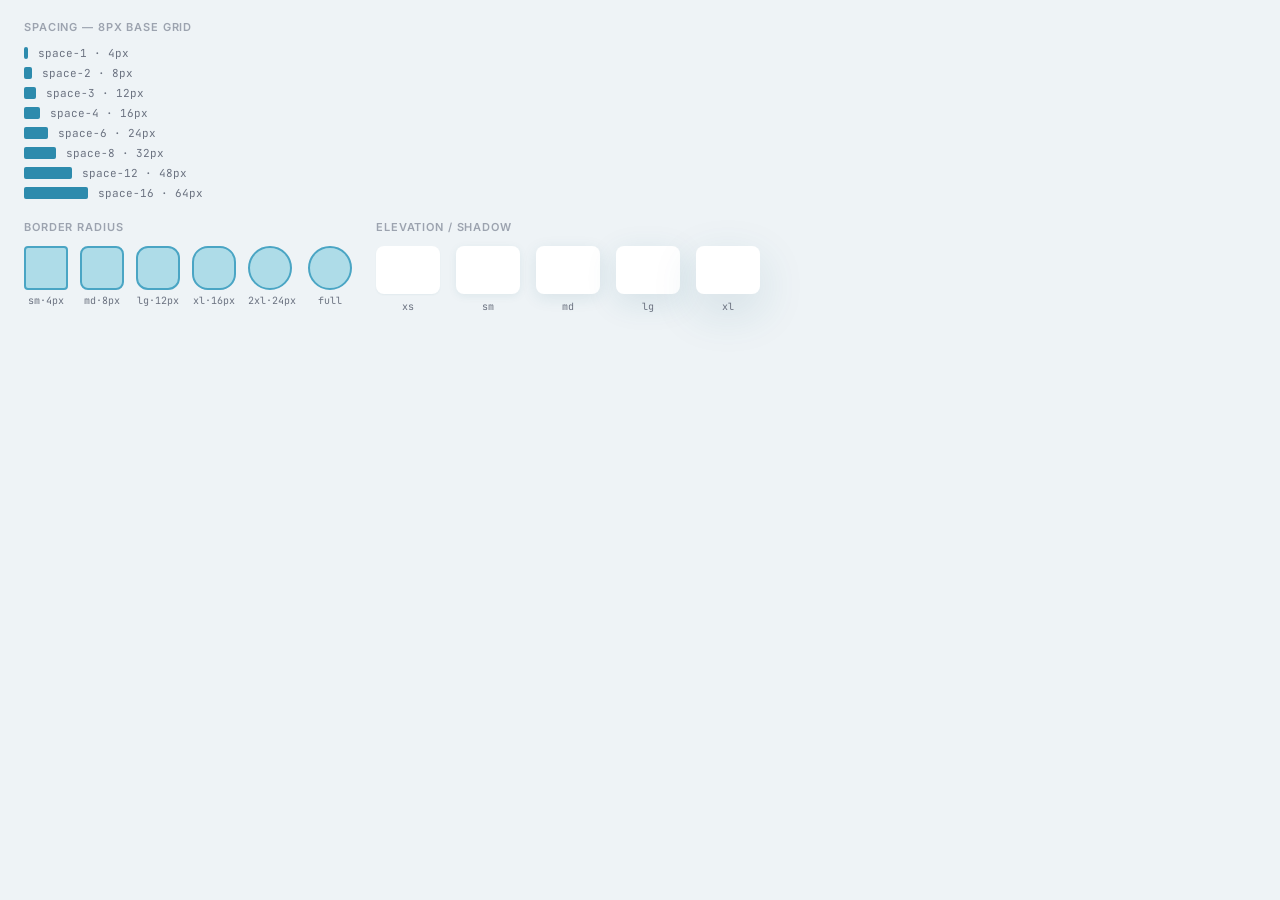
<file: ds/preview/spacing-tokens.html>
<!DOCTYPE html>
<html lang="pt-BR">
<head>
<meta charset="UTF-8">
<link rel="stylesheet" href="../colors_and_type.css">
<style>
  body { margin: 0; background: var(--color-bg); font-family: var(--font-body); padding: 20px 24px; }
  .row { display: flex; gap: 24px; flex-wrap: wrap; }
  .section-title { font-size: 11px; font-weight: 600; letter-spacing: 0.08em; text-transform: uppercase; color: var(--color-gray-400); margin-bottom: 12px; }
  .section { margin-bottom: 20px; }

  /* Spacing */
  .space-row { display: flex; align-items: center; gap: 10px; margin-bottom: 6px; }
  .space-bar { background: var(--color-teal-400); height: 12px; border-radius: 2px; }
  .space-label { font-family: var(--font-mono); font-size: 11px; color: var(--color-gray-500); }

  /* Radii */
  .radii-row { display: flex; gap: 12px; align-items: flex-end; }
  .radius-item { text-align: center; }
  .radius-box { background: var(--color-teal-100); border: 2px solid var(--color-teal-300); width: 40px; height: 40px; }
  .radius-label { font-family: var(--font-mono); font-size: 10px; color: var(--color-gray-500); margin-top: 4px; }

  /* Shadows */
  .shadow-row { display: flex; gap: 16px; align-items: flex-end; }
  .shadow-card { background: #fff; width: 64px; height: 48px; border-radius: 8px; display: flex; align-items: center; justify-content: center; }
  .shadow-label { font-family: var(--font-mono); font-size: 10px; color: var(--color-gray-500); margin-top: 6px; text-align: center; }
  .shadow-item { display: flex; flex-direction: column; align-items: center; }
</style>
</head>
<body>

<div class="section">
  <div class="section-title">Spacing — 8px base grid</div>
  <div>
    <div class="space-row"><div class="space-bar" style="width:4px"></div><div class="space-label">space-1 · 4px</div></div>
    <div class="space-row"><div class="space-bar" style="width:8px"></div><div class="space-label">space-2 · 8px</div></div>
    <div class="space-row"><div class="space-bar" style="width:12px"></div><div class="space-label">space-3 · 12px</div></div>
    <div class="space-row"><div class="space-bar" style="width:16px"></div><div class="space-label">space-4 · 16px</div></div>
    <div class="space-row"><div class="space-bar" style="width:24px"></div><div class="space-label">space-6 · 24px</div></div>
    <div class="space-row"><div class="space-bar" style="width:32px"></div><div class="space-label">space-8 · 32px</div></div>
    <div class="space-row"><div class="space-bar" style="width:48px"></div><div class="space-label">space-12 · 48px</div></div>
    <div class="space-row"><div class="space-bar" style="width:64px"></div><div class="space-label">space-16 · 64px</div></div>
  </div>
</div>

<div class="row">
  <div class="section">
    <div class="section-title">Border Radius</div>
    <div class="radii-row">
      <div class="radius-item"><div class="radius-box" style="border-radius:4px"></div><div class="radius-label">sm·4px</div></div>
      <div class="radius-item"><div class="radius-box" style="border-radius:8px"></div><div class="radius-label">md·8px</div></div>
      <div class="radius-item"><div class="radius-box" style="border-radius:12px"></div><div class="radius-label">lg·12px</div></div>
      <div class="radius-item"><div class="radius-box" style="border-radius:16px"></div><div class="radius-label">xl·16px</div></div>
      <div class="radius-item"><div class="radius-box" style="border-radius:24px"></div><div class="radius-label">2xl·24px</div></div>
      <div class="radius-item"><div class="radius-box" style="border-radius:9999px"></div><div class="radius-label">full</div></div>
    </div>
  </div>

  <div class="section">
    <div class="section-title">Elevation / Shadow</div>
    <div class="shadow-row">
      <div class="shadow-item"><div class="shadow-card" style="box-shadow:0 1px 2px rgba(28,98,120,0.06)"></div><div class="shadow-label">xs</div></div>
      <div class="shadow-item"><div class="shadow-card" style="box-shadow:0 2px 8px rgba(28,98,120,0.08)"></div><div class="shadow-label">sm</div></div>
      <div class="shadow-item"><div class="shadow-card" style="box-shadow:0 4px 16px rgba(28,98,120,0.10)"></div><div class="shadow-label">md</div></div>
      <div class="shadow-item"><div class="shadow-card" style="box-shadow:0 8px 32px rgba(28,98,120,0.12)"></div><div class="shadow-label">lg</div></div>
      <div class="shadow-item"><div class="shadow-card" style="box-shadow:0 16px 48px rgba(28,98,120,0.14)"></div><div class="shadow-label">xl</div></div>
    </div>
  </div>
</div>

</body>
</html>
</file>
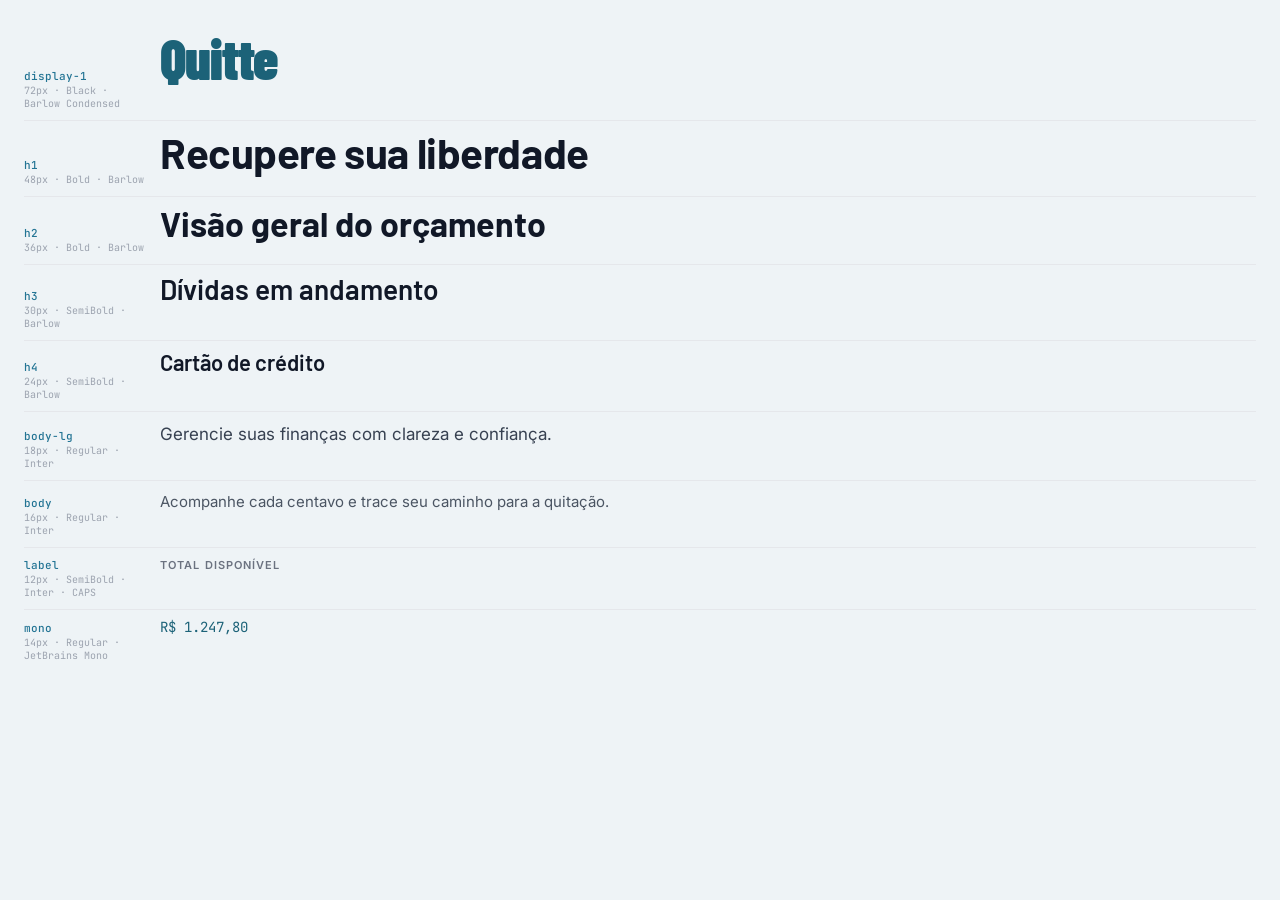
<file: ds/preview/type-scale.html>
<!DOCTYPE html>
<html lang="pt-BR">
<head>
<meta charset="UTF-8">
<link rel="stylesheet" href="../colors_and_type.css">
<style>
  body { margin: 0; background: var(--color-bg); font-family: var(--font-body); padding: 20px 24px; }
  .specimen { display: flex; align-items: baseline; gap: 16px; padding: 10px 0; border-bottom: 1px solid var(--color-gray-200); }
  .specimen:last-child { border-bottom: none; }
  .meta { width: 120px; flex-shrink: 0; }
  .meta-name { font-family: var(--font-mono); font-size: 11px; color: var(--color-teal-500); font-weight: 500; }
  .meta-size { font-family: var(--font-mono); font-size: 10px; color: var(--color-gray-400); margin-top: 1px; }
  .text { color: var(--color-gray-900); line-height: 1; }
</style>
</head>
<body>
  <div class="specimen">
    <div class="meta"><div class="meta-name">display-1</div><div class="meta-size">72px · Black · Barlow Condensed</div></div>
    <div class="text" style="font-family:'Barlow Condensed',sans-serif;font-size:56px;font-weight:900;letter-spacing:-0.02em;color:#1C6278;line-height:1;">Quitte</div>
  </div>
  <div class="specimen">
    <div class="meta"><div class="meta-name">h1</div><div class="meta-size">48px · Bold · Barlow</div></div>
    <div class="text" style="font-family:'Barlow',sans-serif;font-size:42px;font-weight:700;letter-spacing:-0.01em;">Recupere sua liberdade</div>
  </div>
  <div class="specimen">
    <div class="meta"><div class="meta-name">h2</div><div class="meta-size">36px · Bold · Barlow</div></div>
    <div class="text" style="font-family:'Barlow',sans-serif;font-size:34px;font-weight:700;">Visão geral do orçamento</div>
  </div>
  <div class="specimen">
    <div class="meta"><div class="meta-name">h3</div><div class="meta-size">30px · SemiBold · Barlow</div></div>
    <div class="text" style="font-family:'Barlow',sans-serif;font-size:28px;font-weight:600;">Dívidas em andamento</div>
  </div>
  <div class="specimen">
    <div class="meta"><div class="meta-name">h4</div><div class="meta-size">24px · SemiBold · Barlow</div></div>
    <div class="text" style="font-family:'Barlow',sans-serif;font-size:22px;font-weight:600;">Cartão de crédito</div>
  </div>
  <div class="specimen">
    <div class="meta"><div class="meta-name">body-lg</div><div class="meta-size">18px · Regular · Inter</div></div>
    <div class="text" style="font-family:'Inter',sans-serif;font-size:17px;font-weight:400;color:#374151;line-height:1.5;">Gerencie suas finanças com clareza e confiança.</div>
  </div>
  <div class="specimen">
    <div class="meta"><div class="meta-name">body</div><div class="meta-size">16px · Regular · Inter</div></div>
    <div class="text" style="font-family:'Inter',sans-serif;font-size:15px;font-weight:400;color:#4B5563;line-height:1.5;">Acompanhe cada centavo e trace seu caminho para a quitação.</div>
  </div>
  <div class="specimen">
    <div class="meta"><div class="meta-name">label</div><div class="meta-size">12px · SemiBold · Inter · CAPS</div></div>
    <div class="text" style="font-family:'Inter',sans-serif;font-size:11px;font-weight:600;letter-spacing:0.1em;text-transform:uppercase;color:#6B7280;">Total disponível</div>
  </div>
  <div class="specimen">
    <div class="meta"><div class="meta-name">mono</div><div class="meta-size">14px · Regular · JetBrains Mono</div></div>
    <div class="text" style="font-family:'JetBrains Mono',monospace;font-size:14px;font-weight:400;color:#1C6278;">R$ 1.247,80</div>
  </div>
</body>
</html>
</file>
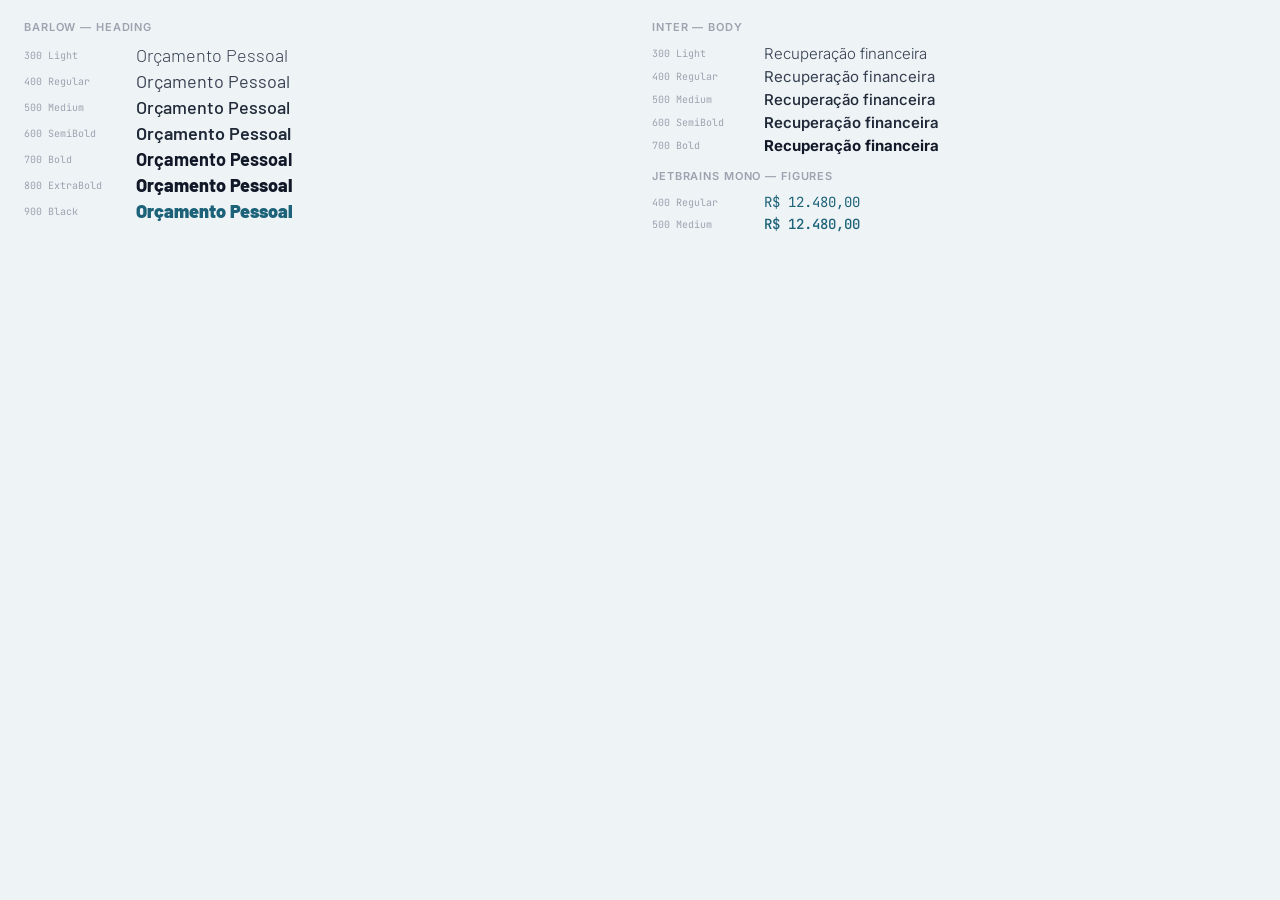
<file: ds/preview/type-specimens.html>
<!DOCTYPE html>
<html lang="pt-BR">
<head>
<meta charset="UTF-8">
<link rel="stylesheet" href="../colors_and_type.css">
<style>
  body { margin: 0; background: var(--color-bg); font-family: var(--font-body); padding: 20px 24px; }
  .section { margin-bottom: 20px; }
  .section-title { font-family: var(--font-body); font-size: 11px; font-weight: 600; letter-spacing: 0.08em; text-transform: uppercase; color: var(--color-gray-400); margin-bottom: 10px; }
  .weights { display: flex; flex-direction: column; gap: 4px; }
  .weight-row { display: flex; align-items: center; gap: 16px; }
  .weight-label { font-family: var(--font-mono); font-size: 10px; color: var(--color-gray-400); width: 96px; flex-shrink: 0; }
  .pair { display: flex; gap: 24px; }
  .pair-col { flex: 1; }
</style>
</head>
<body>
<div class="pair">
  <div class="pair-col">
    <div class="section-title">Barlow — Heading</div>
    <div class="weights">
      <div class="weight-row"><div class="weight-label">300 Light</div><span style="font-family:'Barlow';font-size:18px;font-weight:300;color:#374151">Orçamento Pessoal</span></div>
      <div class="weight-row"><div class="weight-label">400 Regular</div><span style="font-family:'Barlow';font-size:18px;font-weight:400;color:#374151">Orçamento Pessoal</span></div>
      <div class="weight-row"><div class="weight-label">500 Medium</div><span style="font-family:'Barlow';font-size:18px;font-weight:500;color:#1F2937">Orçamento Pessoal</span></div>
      <div class="weight-row"><div class="weight-label">600 SemiBold</div><span style="font-family:'Barlow';font-size:18px;font-weight:600;color:#1F2937">Orçamento Pessoal</span></div>
      <div class="weight-row"><div class="weight-label">700 Bold</div><span style="font-family:'Barlow';font-size:18px;font-weight:700;color:#111827">Orçamento Pessoal</span></div>
      <div class="weight-row"><div class="weight-label">800 ExtraBold</div><span style="font-family:'Barlow';font-size:18px;font-weight:800;color:#111827">Orçamento Pessoal</span></div>
      <div class="weight-row"><div class="weight-label">900 Black</div><span style="font-family:'Barlow';font-size:18px;font-weight:900;color:#1C6278">Orçamento Pessoal</span></div>
    </div>
  </div>
  <div class="pair-col">
    <div class="section-title">Inter — Body</div>
    <div class="weights">
      <div class="weight-row"><div class="weight-label">300 Light</div><span style="font-family:'Inter';font-size:15px;font-weight:300;color:#374151">Recuperação financeira</span></div>
      <div class="weight-row"><div class="weight-label">400 Regular</div><span style="font-family:'Inter';font-size:15px;font-weight:400;color:#374151">Recuperação financeira</span></div>
      <div class="weight-row"><div class="weight-label">500 Medium</div><span style="font-family:'Inter';font-size:15px;font-weight:500;color:#1F2937">Recuperação financeira</span></div>
      <div class="weight-row"><div class="weight-label">600 SemiBold</div><span style="font-family:'Inter';font-size:15px;font-weight:600;color:#1F2937">Recuperação financeira</span></div>
      <div class="weight-row"><div class="weight-label">700 Bold</div><span style="font-family:'Inter';font-size:15px;font-weight:700;color:#111827">Recuperação financeira</span></div>
    </div>
    <div class="section-title" style="margin-top:14px">JetBrains Mono — Figures</div>
    <div class="weights">
      <div class="weight-row"><div class="weight-label">400 Regular</div><span style="font-family:'JetBrains Mono';font-size:14px;color:#1C6278">R$ 12.480,00</span></div>
      <div class="weight-row"><div class="weight-label">500 Medium</div><span style="font-family:'JetBrains Mono';font-size:14px;font-weight:500;color:#1C6278">R$ 12.480,00</span></div>
    </div>
  </div>
</div>
</body>
</html>
</file>
<file: ds/colors_and_type.css>
/* =============================================
   QUITTE DESIGN SYSTEM — Colors & Typography
   ============================================= */

@import url('https://fonts.googleapis.com/css2?family=Barlow:wght@400;500;600;700;800;900&family=Barlow+Condensed:wght@600;700;800&family=Inter:wght@300;400;500;600;700&family=JetBrains+Mono:wght@400;500&display=swap');

:root {
  /* ── PRIMARY: Teal ── */
  --color-teal-950: #061E28;
  --color-teal-900: #0D3D4F;
  --color-teal-800: #134F65;
  --color-teal-700: #1A607A;
  --color-teal-600: #1C6278; /* ← Brand Primary */
  --color-teal-500: #237494;
  --color-teal-400: #2D8BAD;
  --color-teal-300: #4AA5C4;
  --color-teal-200: #7DC0D6;
  --color-teal-100: #AEDCE8;
  --color-teal-75:  #D2EEF4;
  --color-teal-50:  #E8F5F8;
  --color-teal-25:  #EEF3F6;

  /* ── NEUTRALS: Cool Gray ── */
  --color-gray-950: #0A0F14;
  --color-gray-900: #111827;
  --color-gray-800: #1F2937;
  --color-gray-700: #374151;
  --color-gray-600: #4B5563;
  --color-gray-500: #6B7280;
  --color-gray-400: #9CA3AF;
  --color-gray-300: #D1D5DB;
  --color-gray-200: #E5E7EB;
  --color-gray-100: #F3F4F6;
  --color-gray-50:  #F9FAFB;
  --color-white:    #FFFFFF;

  /* ── SUCCESS: Green ── */
  --color-green-900: #064E3B;
  --color-green-700: #047857;
  --color-green-500: #10B981;
  --color-green-300: #6EE7B7;
  --color-green-100: #D1FAE5;
  --color-green-50:  #ECFDF5;

  /* ── WARNING: Amber ── */
  --color-amber-900: #78350F;
  --color-amber-700: #B45309;
  --color-amber-500: #F59E0B;
  --color-amber-300: #FCD34D;
  --color-amber-100: #FEF3C7;
  --color-amber-50:  #FFFBEB;

  /* ── DANGER: Red ── */
  --color-red-900: #7F1D1D;
  --color-red-700: #B91C1C;
  --color-red-500: #EF4444;
  --color-red-300: #FCA5A5;
  --color-red-100: #FEE2E2;
  --color-red-50:  #FEF2F2;

  /* ── INFO: Teal alias ── */
  --color-info-500: var(--color-teal-400);
  --color-info-100: var(--color-teal-50);

  /* ──────────────────────────────────────────
     SEMANTIC TOKENS
  ────────────────────────────────────────── */

  /* Brand */
  --color-brand:           var(--color-teal-600);
  --color-brand-hover:     var(--color-teal-700);
  --color-brand-active:    var(--color-teal-800);
  --color-brand-subtle:    var(--color-teal-50);
  --color-brand-border:    var(--color-teal-200);

  /* Surface */
  --color-bg:              var(--color-teal-25);
  --color-surface:         var(--color-white);
  --color-surface-raised:  var(--color-white);
  --color-surface-overlay: rgba(255,255,255,0.95);

  /* Text */
  --color-text-primary:    var(--color-gray-900);
  --color-text-secondary:  var(--color-gray-600);
  --color-text-tertiary:   var(--color-gray-400);
  --color-text-inverse:    var(--color-white);
  --color-text-brand:      var(--color-teal-600);

  /* Border */
  --color-border:          var(--color-gray-200);
  --color-border-strong:   var(--color-gray-300);
  --color-border-brand:    var(--color-teal-300);

  /* Semantic states */
  --color-success:         var(--color-green-500);
  --color-success-bg:      var(--color-green-50);
  --color-success-border:  var(--color-green-300);
  --color-success-text:    var(--color-green-700);

  --color-warning:         var(--color-amber-500);
  --color-warning-bg:      var(--color-amber-50);
  --color-warning-border:  var(--color-amber-300);
  --color-warning-text:    var(--color-amber-700);

  --color-danger:          var(--color-red-500);
  --color-danger-bg:       var(--color-red-50);
  --color-danger-border:   var(--color-red-300);
  --color-danger-text:     var(--color-red-700);

  /* ──────────────────────────────────────────
     TYPOGRAPHY
  ────────────────────────────────────────── */

  --font-display:  'Barlow Condensed', sans-serif;
  --font-heading:  'Barlow', sans-serif;
  --font-body:     'Inter', sans-serif;
  --font-mono:     'JetBrains Mono', monospace;

  /* Type Scale */
  --text-xs:   0.75rem;    /* 12px */
  --text-sm:   0.875rem;   /* 14px */
  --text-base: 1rem;       /* 16px */
  --text-lg:   1.125rem;   /* 18px */
  --text-xl:   1.25rem;    /* 20px */
  --text-2xl:  1.5rem;     /* 24px */
  --text-3xl:  1.875rem;   /* 30px */
  --text-4xl:  2.25rem;    /* 36px */
  --text-5xl:  3rem;       /* 48px */
  --text-6xl:  3.75rem;    /* 60px */
  --text-7xl:  4.5rem;     /* 72px */

  /* Line Heights */
  --leading-tight:   1.2;
  --leading-snug:    1.35;
  --leading-normal:  1.5;
  --leading-relaxed: 1.65;

  /* Letter Spacing */
  --tracking-tight:  -0.02em;
  --tracking-normal:  0;
  --tracking-wide:    0.04em;
  --tracking-wider:   0.08em;
  --tracking-widest:  0.12em;

  /* Font Weights */
  --weight-light:     300;
  --weight-regular:   400;
  --weight-medium:    500;
  --weight-semibold:  600;
  --weight-bold:      700;
  --weight-extrabold: 800;
  --weight-black:     900;

  /* ──────────────────────────────────────────
     SPACING
  ────────────────────────────────────────── */

  --space-1:   4px;
  --space-2:   8px;
  --space-3:  12px;
  --space-4:  16px;
  --space-5:  20px;
  --space-6:  24px;
  --space-8:  32px;
  --space-10: 40px;
  --space-12: 48px;
  --space-16: 64px;
  --space-20: 80px;
  --space-24: 96px;

  /* ──────────────────────────────────────────
     RADIUS
  ────────────────────────────────────────── */

  --radius-sm:   4px;
  --radius-md:   8px;
  --radius-lg:  12px;
  --radius-xl:  16px;
  --radius-2xl: 24px;
  --radius-full: 9999px;

  /* ──────────────────────────────────────────
     SHADOWS / ELEVATION
  ────────────────────────────────────────── */

  --shadow-xs:  0 1px 2px rgba(28, 98, 120, 0.06);
  --shadow-sm:  0 2px 8px rgba(28, 98, 120, 0.08);
  --shadow-md:  0 4px 16px rgba(28, 98, 120, 0.10);
  --shadow-lg:  0 8px 32px rgba(28, 98, 120, 0.12);
  --shadow-xl:  0 16px 48px rgba(28, 98, 120, 0.14);

  /* ──────────────────────────────────────────
     MOTION
  ────────────────────────────────────────── */

  --ease-standard:   cubic-bezier(0.4, 0, 0.2, 1);
  --ease-enter:      cubic-bezier(0, 0, 0.2, 1);
  --ease-exit:       cubic-bezier(0.4, 0, 1, 1);

  --duration-fast:   150ms;
  --duration-base:   250ms;
  --duration-slow:   400ms;

  /* ──────────────────────────────────────────
     SEMANTIC TYPE ROLES
  ────────────────────────────────────────── */
}

/* Heading roles */
.display-1 {
  font-family: var(--font-display);
  font-size: var(--text-7xl);
  font-weight: var(--weight-black);
  line-height: var(--leading-tight);
  letter-spacing: var(--tracking-tight);
}
.display-2 {
  font-family: var(--font-display);
  font-size: var(--text-6xl);
  font-weight: var(--weight-extrabold);
  line-height: var(--leading-tight);
  letter-spacing: var(--tracking-tight);
}
.h1 {
  font-family: var(--font-heading);
  font-size: var(--text-5xl);
  font-weight: var(--weight-bold);
  line-height: var(--leading-tight);
}
.h2 {
  font-family: var(--font-heading);
  font-size: var(--text-4xl);
  font-weight: var(--weight-bold);
  line-height: var(--leading-snug);
}
.h3 {
  font-family: var(--font-heading);
  font-size: var(--text-3xl);
  font-weight: var(--weight-semibold);
  line-height: var(--leading-snug);
}
.h4 {
  font-family: var(--font-heading);
  font-size: var(--text-2xl);
  font-weight: var(--weight-semibold);
  line-height: var(--leading-normal);
}
.h5 {
  font-family: var(--font-heading);
  font-size: var(--text-xl);
  font-weight: var(--weight-medium);
  line-height: var(--leading-normal);
}
.h6 {
  font-family: var(--font-heading);
  font-size: var(--text-lg);
  font-weight: var(--weight-medium);
  line-height: var(--leading-normal);
}
.label {
  font-family: var(--font-body);
  font-size: var(--text-xs);
  font-weight: var(--weight-semibold);
  letter-spacing: var(--tracking-widest);
  text-transform: uppercase;
}
.body-lg  { font-family: var(--font-body); font-size: var(--text-lg); line-height: var(--leading-relaxed); }
.body     { font-family: var(--font-body); font-size: var(--text-base); line-height: var(--leading-normal); }
.body-sm  { font-family: var(--font-body); font-size: var(--text-sm); line-height: var(--leading-normal); }
.caption  { font-family: var(--font-body); font-size: var(--text-xs); line-height: var(--leading-normal); color: var(--color-text-secondary); }
.mono     { font-family: var(--font-mono); font-size: var(--text-sm); }
</file>
